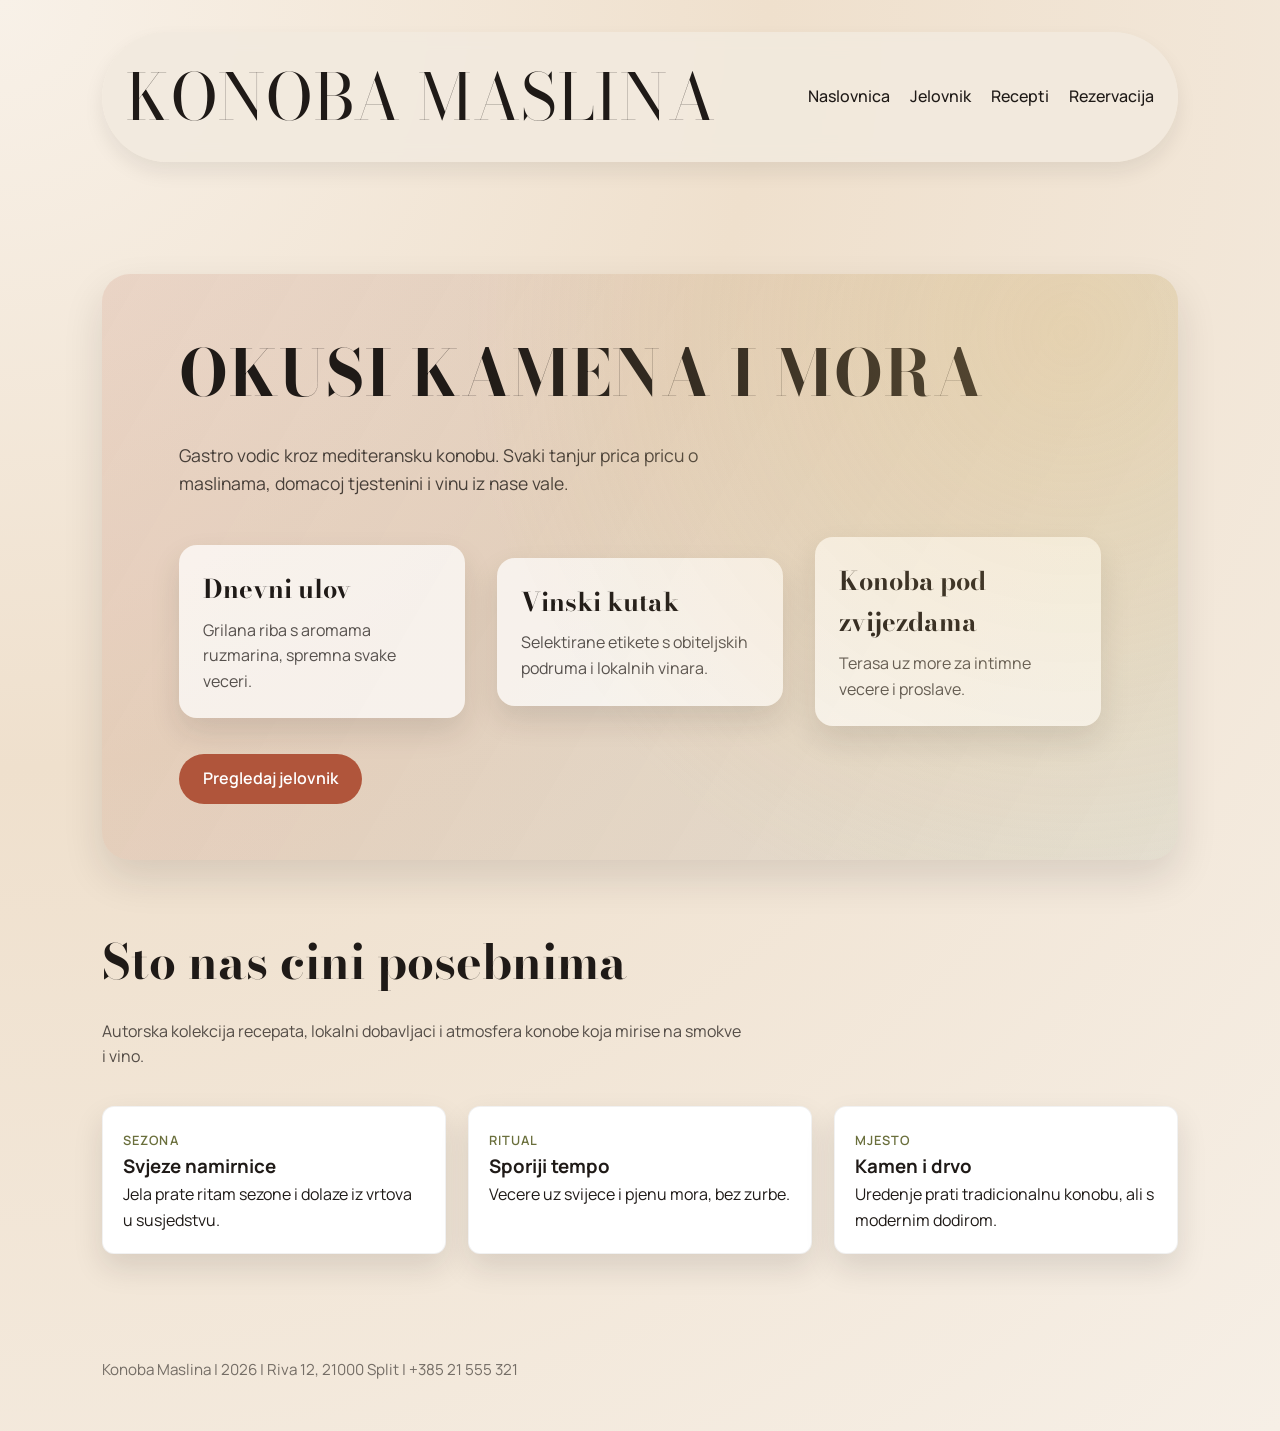
<file: index.html>
<!DOCTYPE html>
<html lang="hr">
  <head>
    <meta charset="UTF-8" />
    <meta name="viewport" content="width=device-width, initial-scale=1.0" />
    <title>Konoba Maslina - Naslovnica</title>
    <meta property="og:title" content="Konoba Maslina - Naslovnica" />
    <meta
      property="og:description"
      content="Gastro vodic kroz mediteransku konobu, jelovnik i rezervacije."
    />
    <meta property="og:image" content="img/og-preview.jpg" />
    <meta property="og:type" content="website" />
    <meta property="og:url" content="https://demoprojektuwt.netlify.app/index.html" />
    <script async src="https://www.googletagmanager.com/gtag/js?id=G-C3HSJLBQQE"></script>
    <script>
      window.dataLayer = window.dataLayer || [];
      function gtag(){dataLayer.push(arguments);} 
      gtag("js", new Date());
      gtag("config", "G-C3HSJLBQQE");
    </script>
    <link rel="stylesheet" href="styles.css" />
  </head>
  <body>
    <nav>
      <div class="nav-shell">
        <div class="brand">Konoba Maslina</div>
        <div class="nav-links">
          <a href="index.html">Naslovnica</a>
          <a href="jelovnik.html">Jelovnik</a>
          <a href="recepti.html">Recepti</a>
          <a href="rezervacija.html">Rezervacija</a>
        </div>
      </div>
    </nav>

    <main>
      <section class="page-hero reveal">
        <h1 class="brand">Okusi kamena i mora</h1>
        <p class="subhead">
          Gastro vodic kroz mediteransku konobu. Svaki tanjur prica pricu o
          maslinama, domacoj tjestenini i vinu iz nase vale.
        </p>
        <div class="hero-grid">
          <div class="hero-card">
            <h3>Dnevni ulov</h3>
            <p>Grilana riba s aromama ruzmarina, spremna svake veceri.</p>
          </div>
          <div class="hero-card">
            <h3>Vinski kutak</h3>
            <p>Selektirane etikete s obiteljskih podruma i lokalnih vinara.</p>
          </div>
          <div class="hero-card">
            <h3>Konoba pod zvijezdama</h3>
            <p>Terasa uz more za intimne vecere i proslave.</p>
          </div>
        </div>
        <div style="margin-top: 28px;">
          <a class="btn" href="jelovnik.html">Pregledaj jelovnik</a>
        </div>
      </section>

      <section style="margin-top: 64px;">
        <h2 class="section-title">Sto nas cini posebnima</h2>
        <p class="section-intro">
          Autorska kolekcija recepata, lokalni dobavljaci i atmosfera konobe koja
          mirise na smokve i vino.
        </p>
        <div class="highlight-grid">
          <div class="highlight">
            <span>Sezona</span>
            <h3>Svjeze namirnice</h3>
            <p>Jela prate ritam sezone i dolaze iz vrtova u susjedstvu.</p>
          </div>
          <div class="highlight">
            <span>Ritual</span>
            <h3>Sporiji tempo</h3>
            <p>Vecere uz svijece i pjenu mora, bez zurbe.</p>
          </div>
          <div class="highlight">
            <span>Mjesto</span>
            <h3>Kamen i drvo</h3>
            <p>Uredenje prati tradicionalnu konobu, ali s modernim dodirom.</p>
          </div>
        </div>
      </section>
    </main>

    <footer>
      <p>Konoba Maslina | 2026 | Riva 12, 21000 Split | +385 21 555 321</p>
    </footer>
  </body>
</html>
</file>
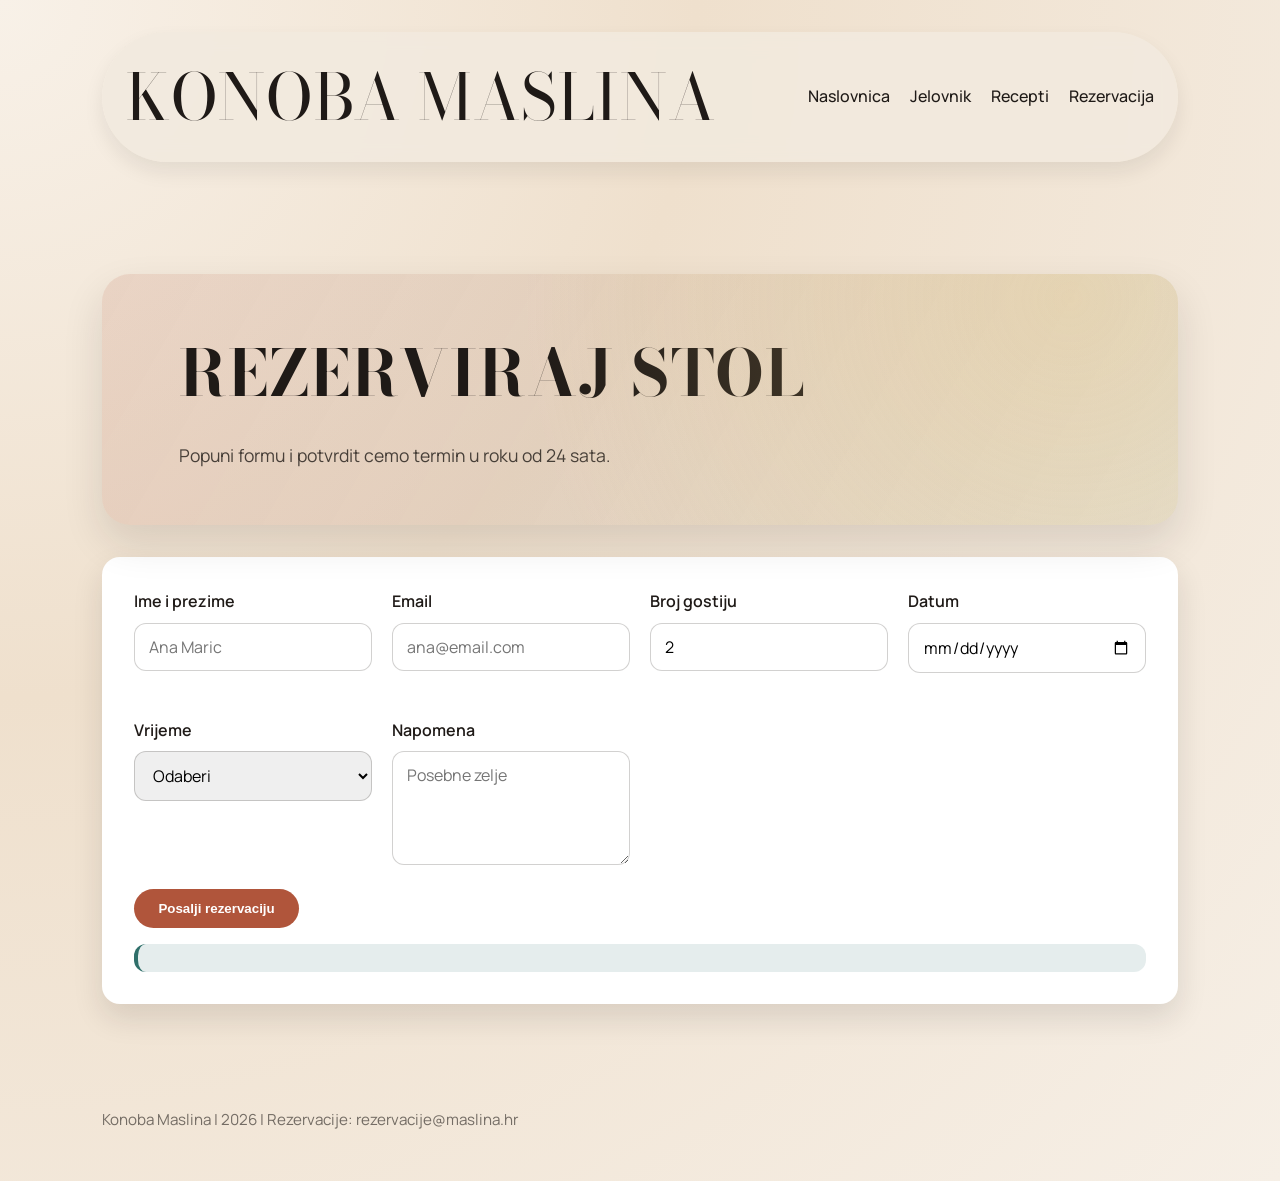
<file: rezervacija.html>
<!DOCTYPE html>
<html lang="hr">
  <head>
    <meta charset="UTF-8" />
    <meta name="viewport" content="width=device-width, initial-scale=1.0" />
    <title>Konoba Maslina - Rezervacija</title>
    <meta property="og:title" content="Konoba Maslina - Rezervacija" />
    <meta
      property="og:description"
      content="Rezervacija stola uz brzu validaciju forme."
    />
    <meta property="og:image" content="img/og-preview.jpg" />
    <meta property="og:type" content="website" />
    <meta property="og:url" content="https://demoprojektuwt.netlify.app/rezervacija.html" />
    <script async src="https://www.googletagmanager.com/gtag/js?id=G-C3HSJLBQQE"></script>
    <script>
      window.dataLayer = window.dataLayer || [];
      function gtag(){dataLayer.push(arguments);} 
      gtag("js", new Date());
      gtag("config", "G-C3HSJLBQQE");
    </script>
    <link rel="stylesheet" href="styles.css" />
  </head>
  <body>
    <nav>
      <div class="nav-shell">
        <div class="brand">Konoba Maslina</div>
        <div class="nav-links">
          <a href="index.html">Naslovnica</a>
          <a href="jelovnik.html">Jelovnik</a>
          <a href="recepti.html">Recepti</a>
          <a href="rezervacija.html">Rezervacija</a>
        </div>
      </div>
    </nav>

    <main>
      <section class="page-hero reveal">
        <h1 class="brand">Rezerviraj stol</h1>
        <p class="subhead">Popuni formu i potvrdit cemo termin u roku od 24 sata.</p>
      </section>

      <section class="form-shell">
        <form
          id="reservation-form"
          name="reservation"
          method="POST"
          action="rezervacija.html?success=1"
          data-netlify="true"
          netlify-honeypot="bot-field"
          novalidate
        >
          <input type="hidden" name="form-name" value="reservation" />
          <p style="display: none;">
            <label>
              Ne ispunjavaj: <input name="bot-field" />
            </label>
          </p>
          <div class="form-grid">
            <div class="form-field">
              <label for="name">Ime i prezime</label>
              <input id="name" name="name" type="text" placeholder="Ana Maric" />
              <span id="name-error" class="error"></span>
            </div>
            <div class="form-field">
              <label for="email">Email</label>
              <input id="email" name="email" type="email" placeholder="ana@email.com" />
              <span id="email-error" class="error"></span>
            </div>
            <div class="form-field">
              <label for="guests">Broj gostiju</label>
              <input id="guests" name="guests" type="number" min="1" max="12" value="2" />
              <span id="guests-error" class="error"></span>
            </div>
            <div class="form-field">
              <label for="date">Datum</label>
              <input id="date" name="date" type="date" />
              <span id="date-error" class="error"></span>
            </div>
            <div class="form-field">
              <label for="time">Vrijeme</label>
              <select id="time" name="time">
                <option value="">Odaberi</option>
                <option>18:00</option>
                <option>19:00</option>
                <option>20:00</option>
                <option>21:00</option>
              </select>
              <span id="time-error" class="error"></span>
            </div>
            <div class="form-field">
              <label for="notes">Napomena</label>
              <textarea id="notes" name="notes" rows="4" placeholder="Posebne zelje"></textarea>
            </div>
          </div>

          <div style="margin-top: 24px;">
            <button class="btn" type="submit">Posalji rezervaciju</button>
          </div>
          <p id="form-message" class="success" style="display: block; margin-top: 16px;"></p>
        </form>
      </section>
    </main>

    <footer>
      <p>Konoba Maslina | 2026 | Rezervacije: rezervacije@maslina.hr</p>
    </footer>

    <script src="script.js"></script>
  </body>
</html>
</file>
<file: styles.css>
@import url("https://fonts.googleapis.com/css2?family=Bodoni+Moda:opsz,wght@6..96,400;6..96,700&family=Manrope:wght@300;500;700&display=swap");

:root {
  --ink: #1f1a17;
  --sand: #f2eadf;
  --terracotta: #b0553b;
  --olive: #6a6f3c;
  --sea: #2f6f6a;
  --gold: #e8c47a;
  --mist: rgba(31, 26, 23, 0.08);
  --radius-xl: 28px;
  --radius-lg: 18px;
  --radius-md: 12px;
  --shadow-soft: 0 18px 40px rgba(31, 26, 23, 0.12);
  --shadow-card: 0 14px 30px rgba(31, 26, 23, 0.12);
}

* {
  box-sizing: border-box;
  margin: 0;
  padding: 0;
}

body {
  font-family: "Manrope", sans-serif;
  color: var(--ink);
  background: radial-gradient(circle at top left, #f8f1e8 0%, #efe0cd 40%, #f6efe6 100%);
  min-height: 100vh;
  line-height: 1.6;
}

img {
  max-width: 100%;
  display: block;
}

a {
  color: inherit;
  text-decoration: none;
}

main {
  padding: 96px 8vw 72px;
}

.page-hero {
  background: linear-gradient(120deg, rgba(176, 85, 59, 0.15), rgba(47, 111, 106, 0.08));
  border-radius: var(--radius-xl);
  padding: 48px 6vw 56px;
  box-shadow: var(--shadow-soft);
  margin-top: 24px;
  position: relative;
  overflow: hidden;
}

.page-hero::after {
  content: "";
  position: absolute;
  inset: 0;
  background: radial-gradient(circle at 90% 10%, rgba(232, 196, 122, 0.3), transparent 55%);
  pointer-events: none;
}

.brand {
  font-family: "Bodoni Moda", serif;
  font-size: clamp(2.8rem, 5vw, 4.6rem);
  letter-spacing: 0.02em;
  text-transform: uppercase;
}

.subhead {
  font-size: 1.1rem;
  max-width: 560px;
  color: rgba(31, 26, 23, 0.8);
  margin-top: 16px;
}

nav {
  position: sticky;
  top: 20px;
  z-index: 10;
  padding: 12px 8vw;
}

.nav-shell {
  display: flex;
  align-items: center;
  justify-content: space-between;
  background: rgba(242, 234, 223, 0.88);
  border-radius: 999px;
  padding: 14px 24px;
  box-shadow: 0 10px 20px rgba(31, 26, 23, 0.08);
  backdrop-filter: blur(10px);
}

.nav-links {
  display: flex;
  gap: 20px;
  font-weight: 500;
}

.nav-links a {
  position: relative;
}

.nav-links a::after {
  content: "";
  position: absolute;
  left: 0;
  bottom: -6px;
  width: 0;
  height: 2px;
  background: var(--terracotta);
  transition: width 0.3s ease;
}

.nav-links a:hover::after,
.nav-links a:focus-visible::after {
  width: 100%;
}

.hero-grid {
  display: grid;
  gap: 32px;
  grid-template-columns: repeat(auto-fit, minmax(240px, 1fr));
  margin-top: 40px;
  align-items: center;
}

.hero-card {
  background: rgba(255, 255, 255, 0.7);
  border-radius: var(--radius-lg);
  padding: 24px;
  box-shadow: var(--shadow-card);
}

.hero-card h3 {
  font-family: "Bodoni Moda", serif;
  font-size: 1.6rem;
  margin-bottom: 8px;
}

.hero-card p {
  color: rgba(31, 26, 23, 0.75);
}

.btn {
  display: inline-flex;
  align-items: center;
  gap: 10px;
  background: var(--terracotta);
  color: #fff;
  border: none;
  border-radius: 999px;
  padding: 12px 24px;
  font-weight: 600;
  cursor: pointer;
  transition: transform 0.2s ease, box-shadow 0.2s ease;
}

.btn:hover,
.btn:focus-visible {
  transform: translateY(-2px);
  box-shadow: 0 12px 24px rgba(176, 85, 59, 0.3);
}

.section-title {
  font-family: "Bodoni Moda", serif;
  font-size: clamp(2rem, 4vw, 3rem);
  margin-bottom: 18px;
}

.section-intro {
  max-width: 640px;
  color: rgba(31, 26, 23, 0.75);
}

.highlight-grid {
  margin-top: 36px;
  display: grid;
  gap: 22px;
  grid-template-columns: repeat(auto-fit, minmax(220px, 1fr));
}

.highlight {
  background: #fff;
  border-radius: var(--radius-md);
  padding: 20px;
  box-shadow: var(--shadow-card);
  border: 1px solid rgba(31, 26, 23, 0.06);
}

.highlight span {
  color: var(--olive);
  font-weight: 600;
  text-transform: uppercase;
  font-size: 0.8rem;
  letter-spacing: 0.08em;
}

.menu-filters {
  display: flex;
  flex-wrap: wrap;
  gap: 12px;
  margin: 32px 0 24px;
}

.filter-btn {
  background: transparent;
  border: 1px solid rgba(31, 26, 23, 0.2);
  padding: 10px 20px;
  border-radius: 999px;
  cursor: pointer;
  font-weight: 600;
  color: rgba(31, 26, 23, 0.75);
  transition: all 0.2s ease;
}

.filter-btn.active,
.filter-btn:hover {
  background: var(--olive);
  color: #fff;
  border-color: var(--olive);
}

.menu-grid {
  display: grid;
  gap: 24px;
  grid-template-columns: repeat(auto-fit, minmax(220px, 1fr));
}

.menu-card {
  background: #fff;
  border-radius: var(--radius-lg);
  overflow: hidden;
  box-shadow: var(--shadow-card);
  display: flex;
  flex-direction: column;
}

.menu-card img {
  height: 160px;
  object-fit: cover;
}

.menu-card .content {
  padding: 20px;
  display: flex;
  flex-direction: column;
  gap: 8px;
}

.menu-card h3 {
  font-family: "Bodoni Moda", serif;
  font-size: 1.4rem;
}

.menu-card span {
  font-weight: 600;
  color: var(--terracotta);
}

.recipe-card {
  display: grid;
  gap: 24px;
  grid-template-columns: repeat(auto-fit, minmax(240px, 1fr));
  margin-top: 32px;
  align-items: start;
}

.recipe-panel {
  background: #fff;
  border-radius: var(--radius-lg);
  padding: 24px;
  box-shadow: var(--shadow-card);
}

.recipe-panel h3 {
  font-family: "Bodoni Moda", serif;
  font-size: 1.7rem;
  margin-bottom: 12px;
}

.toggle-area {
  margin-top: 16px;
  display: none;
  color: rgba(31, 26, 23, 0.75);
}

.toggle-area.show {
  display: block;
}

.form-shell {
  background: #fff;
  border-radius: var(--radius-lg);
  padding: 32px;
  box-shadow: var(--shadow-card);
  margin-top: 32px;
}

.form-grid {
  display: grid;
  gap: 20px;
  grid-template-columns: repeat(auto-fit, minmax(220px, 1fr));
}

.form-field {
  display: flex;
  flex-direction: column;
  gap: 8px;
}

.form-field input,
.form-field select,
.form-field textarea {
  padding: 12px 14px;
  border-radius: var(--radius-md);
  border: 1px solid rgba(31, 26, 23, 0.2);
  font-family: inherit;
  font-size: 1rem;
}

.form-field label {
  font-weight: 600;
}

.error {
  color: #b42318;
  font-size: 0.9rem;
  min-height: 1.2em;
}

.success {
  background: rgba(47, 111, 106, 0.12);
  border-left: 4px solid var(--sea);
  padding: 14px 16px;
  border-radius: 12px;
  margin-top: 16px;
}

footer {
  padding: 32px 8vw 48px;
  color: rgba(31, 26, 23, 0.6);
  font-size: 0.95rem;
}

@keyframes floatUp {
  from {
    opacity: 0;
    transform: translateY(20px);
  }
  to {
    opacity: 1;
    transform: translateY(0);
  }
}

.reveal {
  animation: floatUp 0.8s ease forwards;
}

@media (max-width: 720px) {
  nav {
    position: static;
  }

  .nav-shell {
    flex-direction: column;
    gap: 14px;
    border-radius: 24px;
  }
}
</file>
